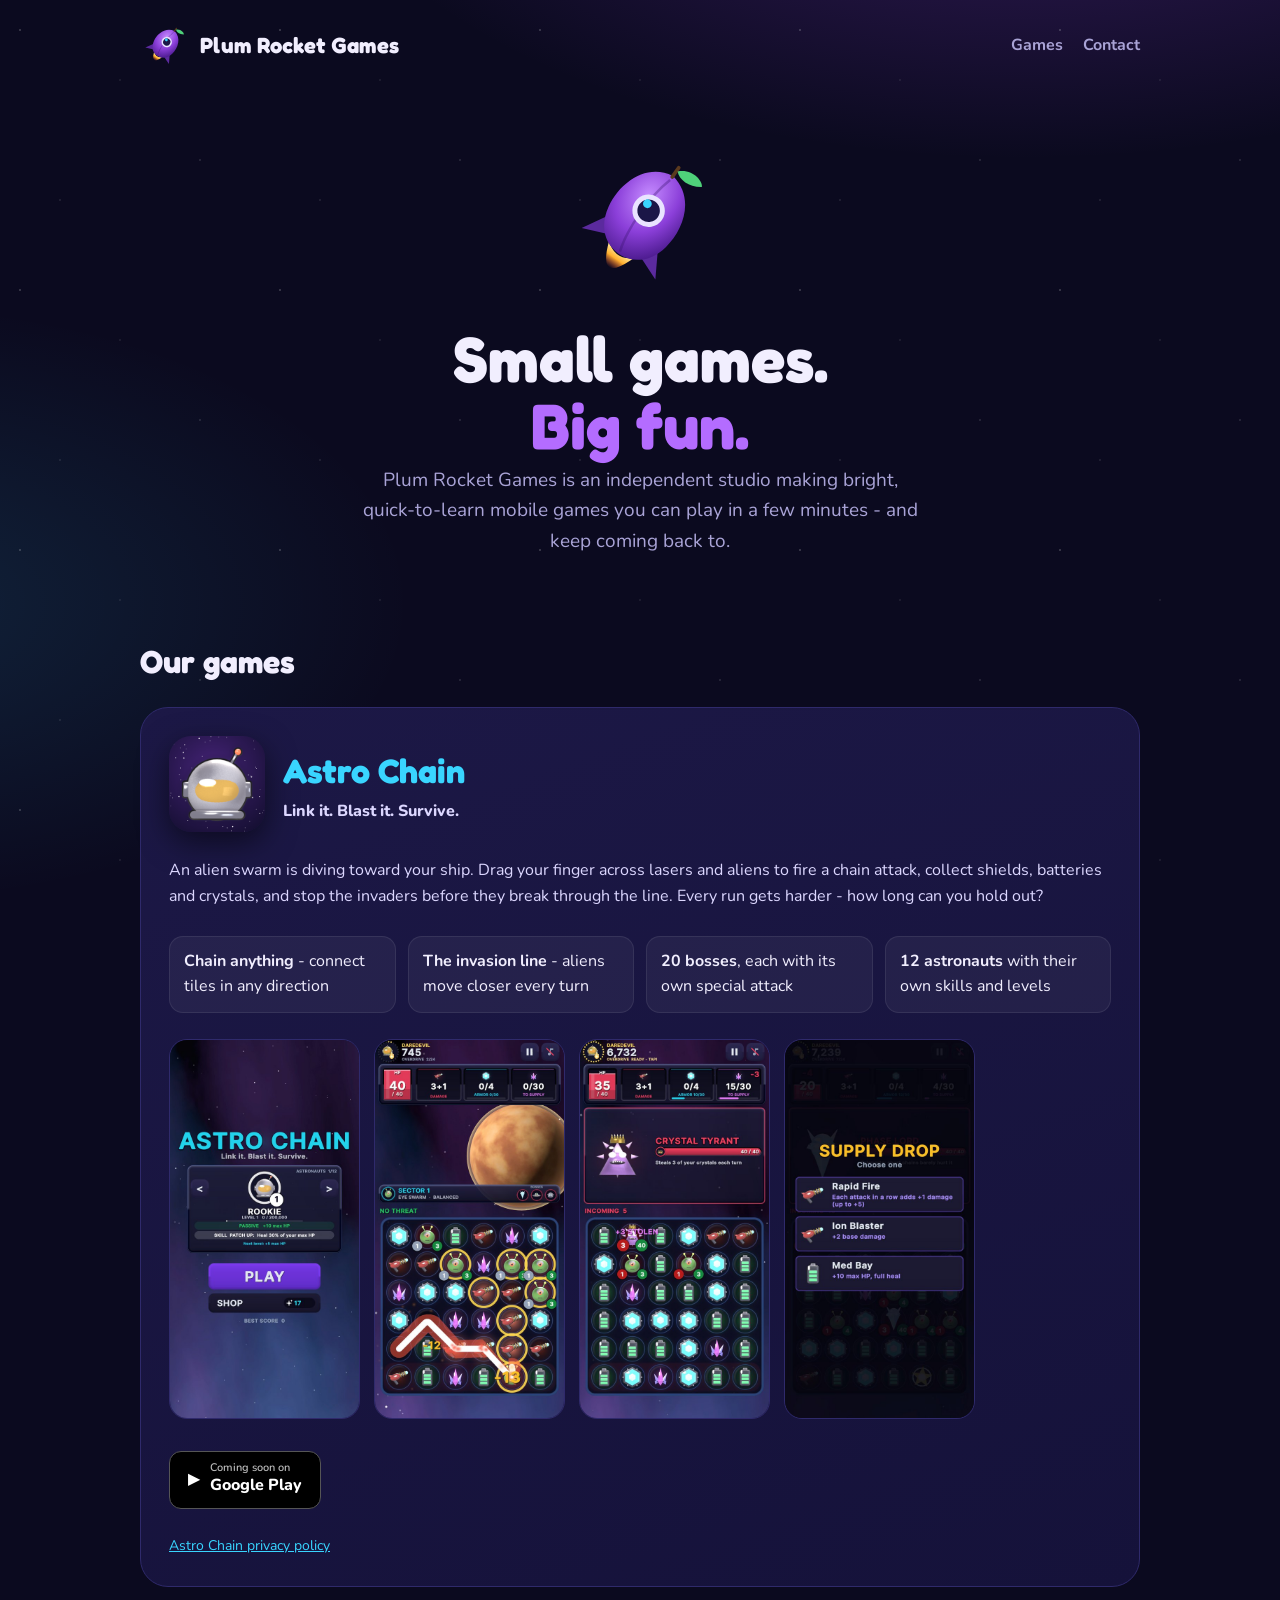
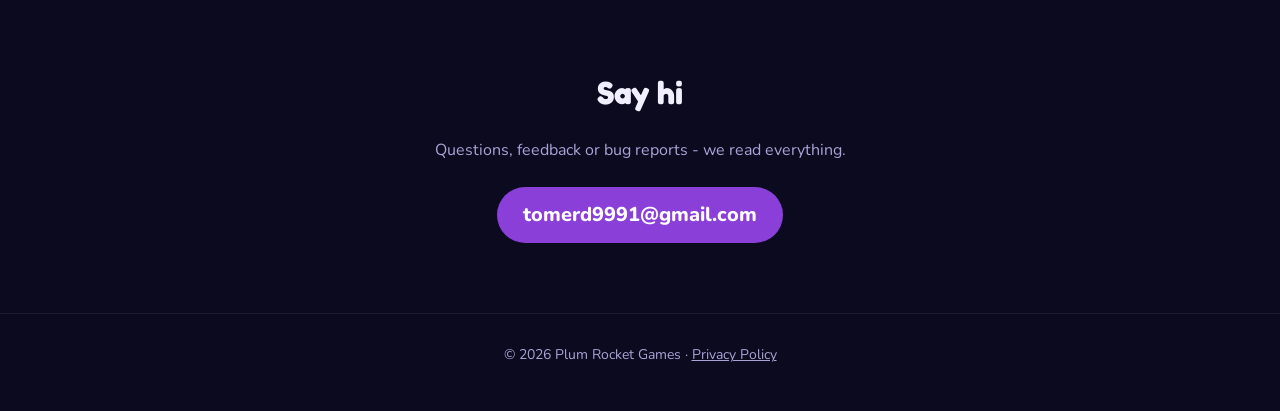
<file: index.html>
<!doctype html>
<html lang="en">
<head>
<meta charset="utf-8">
<meta name="viewport" content="width=device-width, initial-scale=1">
<title>Plum Rocket Games</title>
<meta name="description" content="Plum Rocket Games - small, colourful mobile games. Home of Astro Chain.">
<link rel="icon" href="img/logo.svg" type="image/svg+xml">
<link rel="preconnect" href="https://fonts.googleapis.com">
<link rel="preconnect" href="https://fonts.gstatic.com" crossorigin>
<link href="https://fonts.googleapis.com/css2?family=Fredoka:wght@600;700&family=Nunito:wght@400;600;800&display=swap" rel="stylesheet">
<link rel="stylesheet" href="style.css">
</head>
<body>
<header>
  <div class="wrap nav">
    <a class="brand" href="./">
      <img src="img/logo.svg" alt="" width="48" height="48">
      <b>Plum Rocket Games</b>
    </a>
    <nav><a href="#games">Games</a><a href="#contact">Contact</a></nav>
  </div>
</header>

<main class="wrap">
  <div class="hero">
    <img src="img/logo.svg" alt="Plum Rocket logo" width="150" height="150" style="animation: float 4s ease-in-out infinite">
    <h1>Small games.<br><span>Big fun.</span></h1>
    <p>Plum Rocket Games is an independent studio making bright, quick-to-learn mobile games you can play in a few minutes - and keep coming back to.</p>
  </div>

  <section id="games">
    <h2>Our games</h2>
    <article class="game">
      <div class="game-head">
        <img src="img/astrochain_icon.png" alt="Astro Chain icon" width="96" height="96">
        <div>
          <h3>Astro Chain</h3>
          <p class="tagline">Link it. Blast it. Survive.</p>
        </div>
      </div>
      <p>An alien swarm is diving toward your ship. Drag your finger across lasers and aliens to fire a chain attack,
        collect shields, batteries and crystals, and stop the invaders before they break through the line.
        Every run gets harder - how long can you hold out?</p>
      <ul class="features">
        <li><b>Chain anything</b> - connect tiles in any direction</li>
        <li><b>The invasion line</b> - aliens move closer every turn</li>
        <li><b>20 bosses</b>, each with its own special attack</li>
        <li><b>12 astronauts</b> with their own skills and levels</li>
      </ul>
      <div class="shots">
        <img src="img/shot_title.jpg" alt="Astro Chain title screen" loading="lazy">
        <img src="img/shot_board.jpg" alt="A laser chain attack" loading="lazy">
        <img src="img/shot_boss.jpg" alt="A boss fight" loading="lazy">
        <img src="img/shot_supply.jpg" alt="Choosing an upgrade" loading="lazy">
      </div>
      <span class="badge">&#9654; <span><small>Coming soon on</small>Google Play</span></span>
      <p style="font-size:14px;color:var(--muted)"><a href="astro-chain/privacy.html">Astro Chain privacy policy</a></p>
    </article>
  </section>

  <section id="contact" class="contact">
    <h2>Say hi</h2>
    <p style="color:var(--muted)">Questions, feedback or bug reports - we read everything.</p>
    <a class="mail" href="mailto:tomerd9991@gmail.com">tomerd9991@gmail.com</a>
  </section>
</main>

<footer>
  <div class="wrap">&copy; 2026 Plum Rocket Games &middot; <a href="astro-chain/privacy.html">Privacy Policy</a></div>
</footer>
</body>
</html>
</file>
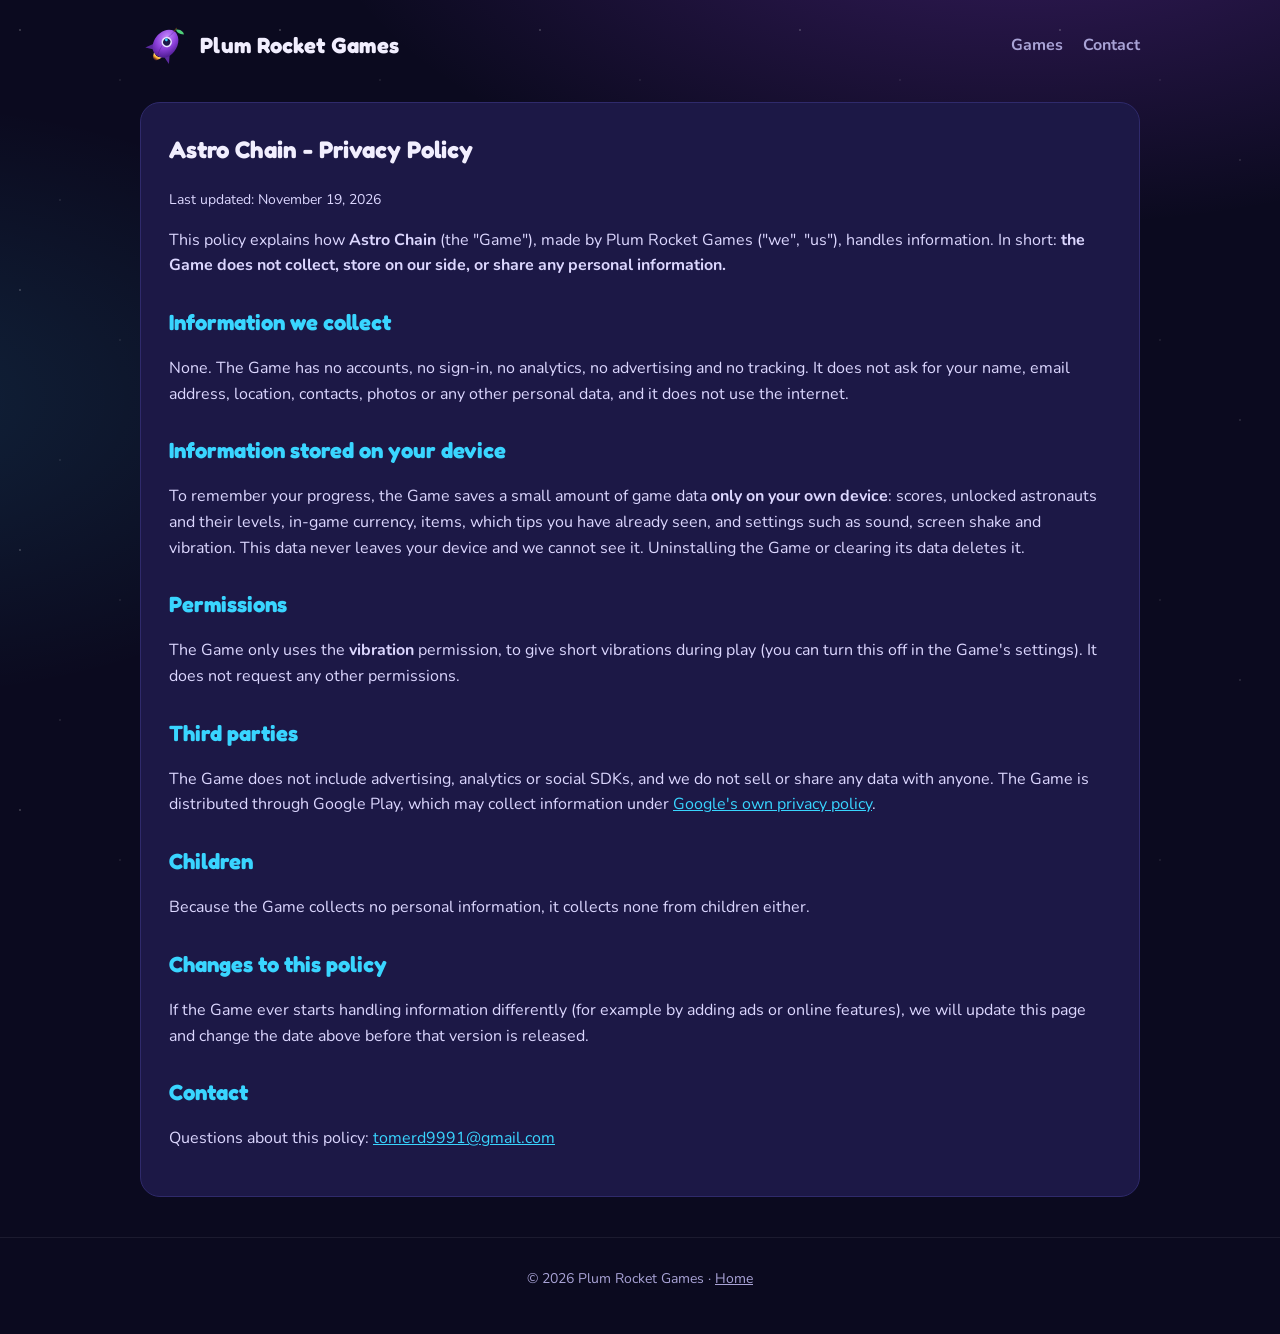
<file: astro-chain/privacy.html>
<!doctype html>
<html lang="en">
<head>
<meta charset="utf-8">
<meta name="viewport" content="width=device-width, initial-scale=1">
<title>Astro Chain - Privacy Policy</title>
<link rel="icon" href="../img/logo.svg" type="image/svg+xml">
<link rel="preconnect" href="https://fonts.googleapis.com">
<link rel="preconnect" href="https://fonts.gstatic.com" crossorigin>
<link href="https://fonts.googleapis.com/css2?family=Fredoka:wght@600;700&family=Nunito:wght@400;600;800&display=swap" rel="stylesheet">
<link rel="stylesheet" href="../style.css">
</head>
<body>
<header>
  <div class="wrap nav">
    <a class="brand" href="../">
      <img src="../img/logo.svg" alt="" width="48" height="48">
      <b>Plum Rocket Games</b>
    </a>
    <nav><a href="../#games">Games</a><a href="../#contact">Contact</a></nav>
  </div>
</header>

<main class="wrap">
  <article class="doc">
    <h1>Astro Chain - Privacy Policy</h1>
    <p class="updated">Last updated: November 19, 2026</p>

    <p>This policy explains how <b>Astro Chain</b> (the "Game"), made by Plum Rocket Games ("we", "us"),
      handles information. In short: <b>the Game does not collect, store on our side, or share any personal information.</b></p>

    <h2>Information we collect</h2>
    <p>None. The Game has no accounts, no sign-in, no analytics, no advertising and no tracking. It does not ask for your
      name, email address, location, contacts, photos or any other personal data, and it does not use the internet.</p>

    <h2>Information stored on your device</h2>
    <p>To remember your progress, the Game saves a small amount of game data <b>only on your own device</b>: scores,
      unlocked astronauts and their levels, in-game currency, items, which tips you have already seen, and settings such
      as sound, screen shake and vibration. This data never leaves your device and we cannot see it. Uninstalling the
      Game or clearing its data deletes it.</p>

    <h2>Permissions</h2>
    <p>The Game only uses the <b>vibration</b> permission, to give short vibrations during play (you can turn this off in
      the Game's settings). It does not request any other permissions.</p>

    <h2>Third parties</h2>
    <p>The Game does not include advertising, analytics or social SDKs, and we do not sell or share any data with
      anyone. The Game is distributed through Google Play, which may collect information under
      <a href="https://policies.google.com/privacy" rel="noopener">Google's own privacy policy</a>.</p>

    <h2>Children</h2>
    <p>Because the Game collects no personal information, it collects none from children either.</p>

    <h2>Changes to this policy</h2>
    <p>If the Game ever starts handling information differently (for example by adding ads or online features), we
      will update this page and change the date above before that version is released.</p>

    <h2>Contact</h2>
    <p>Questions about this policy: <a href="mailto:tomerd9991@gmail.com">tomerd9991@gmail.com</a></p>
  </article>
</main>

<footer>
  <div class="wrap">&copy; 2026 Plum Rocket Games &middot; <a href="../">Home</a></div>
</footer>
</body>
</html>
</file>
<file: style.css>
:root {
  --bg: #0b0a1f;
  --bg2: #15123a;
  --card: #1c1846;
  --line: #2f2a6b;
  --text: #f1eefe;
  --muted: #a9a3d6;
  --plum: #8b3fd9;
  --plum2: #b46cff;
  --cyan: #39d5ff;
  --gold: #ffcb47;
  --radius: 20px;
}
* { box-sizing: border-box; }
html { scroll-behavior: smooth; }
body {
  margin: 0;
  font-family: "Nunito", system-ui, sans-serif;
  color: var(--text);
  background:
    radial-gradient(1200px 600px at 80% -10%, rgba(139, 63, 217, 0.35), transparent 60%),
    radial-gradient(900px 500px at -10% 30%, rgba(57, 213, 255, 0.12), transparent 60%),
    var(--bg);
  line-height: 1.6;
  min-height: 100vh;
}
/* tiny stars */
body::before {
  content: "";
  position: fixed;
  inset: 0;
  pointer-events: none;
  background-image:
    radial-gradient(1.5px 1.5px at 20px 30px, #fff8, transparent),
    radial-gradient(1px 1px at 120px 80px, #fff6, transparent),
    radial-gradient(1.5px 1.5px at 200px 160px, #fff5, transparent),
    radial-gradient(1px 1px at 60px 200px, #fff7, transparent);
  background-size: 260px 260px;
  opacity: 0.6;
}
a { color: var(--cyan); }
.wrap { max-width: 1040px; margin: 0 auto; padding: 0 20px; position: relative; }

header { padding: 22px 0; }
.nav { display: flex; align-items: center; justify-content: space-between; gap: 16px; }
.brand { display: flex; align-items: center; gap: 12px; text-decoration: none; color: var(--text); }
.brand svg { width: 48px; height: 48px; flex: none; }
.brand b { font-family: "Fredoka", sans-serif; font-size: 22px; letter-spacing: 0.3px; }
.nav nav a { color: var(--muted); text-decoration: none; margin-left: 20px; font-weight: 700; }
.nav nav a:hover { color: var(--text); }

.hero { text-align: center; padding: 56px 0 40px; }
.hero svg { width: 150px; height: 150px; animation: float 4s ease-in-out infinite; }
@keyframes float { 50% { transform: translateY(-10px) rotate(-3deg); } }
.hero h1 { font-family: "Fredoka", sans-serif; font-size: clamp(36px, 7vw, 64px); margin: 18px 0 6px; line-height: 1.05; }
.hero h1 span { color: var(--plum2); }
.hero p { color: var(--muted); font-size: 19px; max-width: 560px; margin: 0 auto; }

section { padding: 40px 0; }
h2 { font-family: "Fredoka", sans-serif; font-size: 32px; margin: 0 0 20px; }

.game {
  background: linear-gradient(160deg, var(--card), var(--bg2));
  border: 1px solid var(--line);
  border-radius: 28px;
  padding: 28px;
  display: grid;
  grid-template-columns: 1fr;
  gap: 26px;
}
.game-head { display: flex; gap: 18px; align-items: center; }
.game-head img { width: 96px; height: 96px; border-radius: 22px; box-shadow: 0 10px 30px #0008; }
.game-head h3 { font-family: "Fredoka", sans-serif; font-size: 34px; margin: 0; color: var(--cyan); }
.tagline { color: var(--gold); font-weight: 800; margin: 2px 0 0; }
.game p { margin: 0; color: #dcd7ff; }
.features { display: grid; grid-template-columns: repeat(auto-fit, minmax(220px, 1fr)); gap: 12px; padding: 0; margin: 0; list-style: none; }
.features li { background: #ffffff0d; border: 1px solid #ffffff14; border-radius: 14px; padding: 12px 14px; }
.features b { color: var(--text); }
.shots { display: flex; gap: 14px; overflow-x: auto; padding-bottom: 6px; scroll-snap-type: x mandatory; }
.shots img { height: 380px; border-radius: 18px; border: 1px solid var(--line); scroll-snap-align: start; flex: none; }
.badge {
  display: inline-flex; align-items: center; gap: 10px;
  background: #000; color: #fff; border: 1px solid #555; border-radius: 12px;
  padding: 10px 18px; font-weight: 800; text-decoration: none; width: fit-content;
}
.badge small { display: block; font-weight: 600; font-size: 11px; color: #bbb; line-height: 1; }

.contact { text-align: center; }
.contact a.mail {
  display: inline-block; margin-top: 8px; font-size: 20px; font-weight: 800;
  background: var(--plum); color: #fff; text-decoration: none; padding: 12px 26px; border-radius: 999px;
}
.contact a.mail:hover { background: var(--plum2); }

footer { padding: 30px 0 44px; color: var(--muted); font-size: 14px; text-align: center; border-top: 1px solid #ffffff12; margin-top: 30px; }
footer a { color: var(--muted); }

/* privacy page */
.doc { background: var(--card); border: 1px solid var(--line); border-radius: var(--radius); padding: 28px; margin: 10px 0 40px; }
.doc h1 { font-family: "Fredoka", sans-serif; margin-top: 0; }
.doc h2 { font-size: 22px; margin: 26px 0 8px; color: var(--cyan); }
.doc p, .doc li { color: #dcd7ff; }
.updated { color: var(--muted); font-size: 14px; }

@media (max-width: 560px) {
  .nav nav a { margin-left: 12px; font-size: 14px; }
  .brand b { font-size: 18px; }
  .game { padding: 20px; }
  .game-head img { width: 72px; height: 72px; border-radius: 18px; }
  .game-head h3 { font-size: 27px; }
  .brand img { width: 40px; height: 40px; }
  .shots img { height: 300px; }
}
</file>
